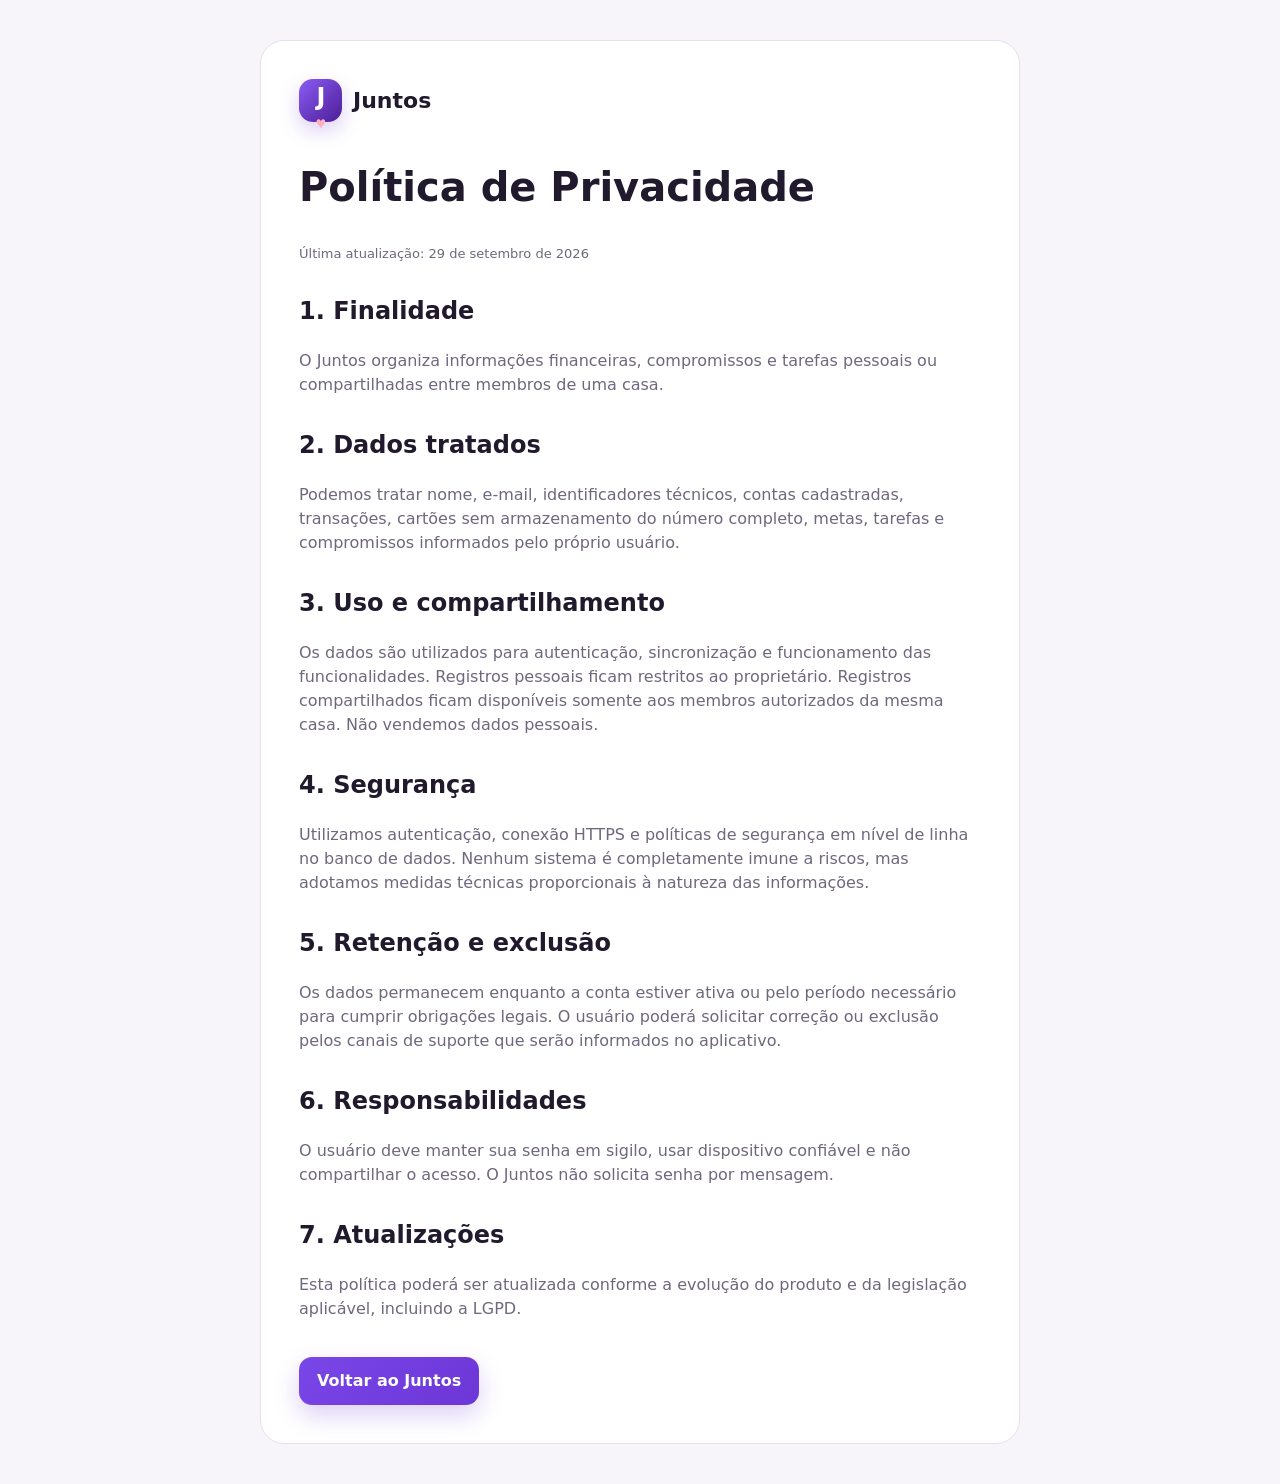
<file: privacidade.html>
<!doctype html><html lang="pt-BR"><head><meta charset="utf-8"><meta name="viewport" content="width=device-width,initial-scale=1"><meta name="referrer" content="strict-origin-when-cross-origin"><meta http-equiv="Content-Security-Policy" content="default-src 'self'; style-src 'self'; img-src 'self' data:; object-src 'none'; base-uri 'self'; frame-ancestors 'none'; upgrade-insecure-requests"><title>Política de Privacidade — Juntos</title><link rel="icon" href="./icon.svg"><link rel="stylesheet" href="./styles.css"></head><body class="legal-page"><main class="legal-card"><a class="brand" href="./"><span class="brand-mark">J<span>♥</span></span><span>Juntos</span></a><h1>Política de Privacidade</h1><p class="legal-date">Última atualização: 29 de setembro de 2026</p><h2>1. Finalidade</h2><p>O Juntos organiza informações financeiras, compromissos e tarefas pessoais ou compartilhadas entre membros de uma casa.</p><h2>2. Dados tratados</h2><p>Podemos tratar nome, e-mail, identificadores técnicos, contas cadastradas, transações, cartões sem armazenamento do número completo, metas, tarefas e compromissos informados pelo próprio usuário.</p><h2>3. Uso e compartilhamento</h2><p>Os dados são utilizados para autenticação, sincronização e funcionamento das funcionalidades. Registros pessoais ficam restritos ao proprietário. Registros compartilhados ficam disponíveis somente aos membros autorizados da mesma casa. Não vendemos dados pessoais.</p><h2>4. Segurança</h2><p>Utilizamos autenticação, conexão HTTPS e políticas de segurança em nível de linha no banco de dados. Nenhum sistema é completamente imune a riscos, mas adotamos medidas técnicas proporcionais à natureza das informações.</p><h2>5. Retenção e exclusão</h2><p>Os dados permanecem enquanto a conta estiver ativa ou pelo período necessário para cumprir obrigações legais. O usuário poderá solicitar correção ou exclusão pelos canais de suporte que serão informados no aplicativo.</p><h2>6. Responsabilidades</h2><p>O usuário deve manter sua senha em sigilo, usar dispositivo confiável e não compartilhar o acesso. O Juntos não solicita senha por mensagem.</p><h2>7. Atualizações</h2><p>Esta política poderá ser atualizada conforme a evolução do produto e da legislação aplicável, incluindo a LGPD.</p><a class="btn btn-primary" href="./">Voltar ao Juntos</a></main></body></html>
</file>
<file: styles.css>
:root{--purple:#6d36d7;--purple-dark:#4c1d95;--purple-soft:#eee7ff;--ink:#211a2d;--muted:#70677d;--line:#e7e0ee;--surface:#fff;--bg:#f7f5fa;--green:#16865b;--green-soft:#e5f7ef;--red:#d2475d;--red-soft:#fdecef;--coral:#f28b74;--shadow:0 24px 60px rgba(47,28,75,.14);--radius:20px;--safe-bottom:env(safe-area-inset-bottom,0px)}
[hidden]{display:none!important}
*{box-sizing:border-box}html{scroll-behavior:smooth}body{margin:0;background:var(--bg);color:var(--ink);font-family:Inter,ui-sans-serif,system-ui,-apple-system,BlinkMacSystemFont,"Segoe UI",sans-serif;line-height:1.5}button,input,select,textarea{font:inherit}button,a{tap-highlight-color:transparent}button{cursor:pointer}a{color:inherit}.public-shell{min-height:100vh;background:radial-gradient(circle at 86% 10%,#e6d9ff 0,transparent 31%),#fbfafc}.public-nav{height:82px;max-width:1180px;margin:auto;display:flex;align-items:center;justify-content:space-between;padding:0 28px}.brand{display:inline-flex;align-items:center;gap:11px;text-decoration:none;font-size:22px;font-weight:800}.brand-mark{width:43px;height:43px;display:grid;place-items:center;border-radius:14px;background:linear-gradient(135deg,#8b5cf6,var(--purple-dark));color:#fff;font-size:24px;font-weight:900;box-shadow:0 8px 20px rgba(109,54,215,.24);letter-spacing:-5px;padding-right:4px}.brand-mark span{font-size:12px;color:#ffb2bd;vertical-align:top}.public-links{display:flex;align-items:center;gap:28px}.public-links>a{text-decoration:none;color:var(--muted);font-weight:650}.btn{border:0;border-radius:13px;padding:12px 18px;font-weight:750;transition:.2s transform,.2s box-shadow,.2s background}.btn:hover{transform:translateY(-1px)}.btn:disabled{opacity:.6;cursor:not-allowed;transform:none}.btn-primary{background:linear-gradient(135deg,#7946e8,var(--purple));color:#fff;box-shadow:0 10px 24px rgba(109,54,215,.23)}.btn-secondary{background:#fff;color:var(--purple);border:1px solid #dacbf7}.btn-ghost{background:transparent;border:1px solid var(--line);color:var(--ink)}.btn-danger{background:var(--red-soft);color:var(--red)}.full{width:100%}.hero{min-height:680px;max-width:1180px;margin:auto;padding:64px 28px 96px;display:grid;grid-template-columns:1.1fr .9fr;gap:78px;align-items:center}.eyebrow{display:inline-block;color:var(--purple);font-size:13px;text-transform:uppercase;letter-spacing:.15em;font-weight:850}.hero h1{font-size:clamp(45px,6vw,76px);line-height:1.02;letter-spacing:-.055em;margin:20px 0 24px;max-width:720px}.hero h1 em{color:var(--purple);font-style:normal}.hero-copy>p{max-width:620px;font-size:19px;color:var(--muted)}.hero-actions{display:flex;gap:12px;margin:34px 0 24px}.trust-row{display:flex;flex-wrap:wrap;gap:18px;color:#655a70;font-size:13px}.hero-visual{display:grid;place-items:center;position:relative}.hero-visual:before{content:"";position:absolute;width:430px;height:430px;border-radius:50%;background:linear-gradient(135deg,#d8c5ff,#ffe2e6);filter:blur(1px)}.phone-frame{width:330px;min-height:596px;background:#fbfaff;border:8px solid #27212e;border-radius:42px;position:relative;z-index:1;padding:28px 20px;box-shadow:0 35px 80px rgba(61,31,103,.25);transform:rotate(2deg)}.phone-top{display:flex;justify-content:space-between;align-items:center;font-weight:850;font-size:18px}.avatar-mini{width:32px;height:32px;border-radius:50%;display:grid;place-items:center;background:var(--purple-soft);color:var(--purple)}.mock-greeting{font-size:13px;color:var(--muted);margin:25px 0 12px}.mock-balance{border-radius:23px;padding:22px;background:linear-gradient(135deg,#6f39d9,#4c1d95);color:#fff;display:flex;flex-direction:column}.mock-balance small{opacity:.8}.mock-balance strong{font-size:31px;margin:6px 0}.mock-balance span{font-size:11px;color:#d8ffef}.mock-grid{display:grid;grid-template-columns:1fr 1fr;gap:10px;margin:12px 0 23px}.mock-grid>div{background:#fff;border:1px solid var(--line);padding:13px;border-radius:15px;display:flex;flex-direction:column}.mock-grid small,.mock-item small{color:var(--muted)}.mock-title{display:flex;justify-content:space-between;font-size:12px;margin-bottom:10px}.mock-title span{color:var(--purple)}.mock-item{display:flex;align-items:center;gap:10px;background:#fff;border:1px solid var(--line);padding:13px 11px;border-radius:15px;margin-bottom:9px;font-size:11px}.mock-item>span{display:flex;flex:1;flex-direction:column}.dot{width:10px;height:10px;border-radius:50%}.dot.purple{background:var(--purple)}.dot.coral{background:var(--coral)}.section{padding:104px max(28px,calc((100vw - 1124px)/2))}.section-heading{text-align:center;max-width:680px;margin:0 auto 50px}.section-heading h2,.security-band h2{font-size:clamp(32px,4vw,50px);line-height:1.1;letter-spacing:-.035em;margin:16px 0}.feature-grid{display:grid;grid-template-columns:repeat(3,1fr);gap:18px}.feature-grid article{background:#fff;border:1px solid var(--line);border-radius:24px;padding:30px;box-shadow:0 12px 35px rgba(45,31,63,.06)}.feature-grid h3{font-size:21px}.feature-grid p{color:var(--muted)}.feature-icon{width:48px;height:48px;border-radius:15px;display:grid;place-items:center;background:var(--purple-soft);color:var(--purple);font-size:25px;font-weight:800}.security-band{background:linear-gradient(135deg,#4d208f,#722fca);color:#fff;display:grid;grid-template-columns:1.3fr .7fr;gap:70px;align-items:center}.security-band p{color:#e6daf8;max-width:650px}.security-band ul{list-style:none;margin:0;padding:0}.security-band li{padding:14px 0;border-bottom:1px solid rgba(255,255,255,.15)}.security-band li:before{content:"✓";margin-right:12px;color:#8ff0c1}.eyebrow.light{color:#e4d4ff}.public-footer{padding:28px max(28px,calc((100vw - 1124px)/2));display:flex;gap:28px;align-items:center;border-top:1px solid var(--line);font-size:14px;color:var(--muted)}.public-footer a{margin-left:auto}.link-button{border:0;background:none;color:var(--purple);font-weight:750;padding:3px}.align-right{align-self:flex-end}.modal[hidden]{display:none}.modal{position:fixed;inset:0;z-index:1000;display:grid;place-items:center;padding:20px}.modal-backdrop{position:absolute;inset:0;background:rgba(25,14,37,.62);backdrop-filter:blur(7px)}.auth-card,.form-card{position:relative;z-index:1;background:#fff;width:min(460px,100%);max-height:92vh;overflow:auto;border-radius:26px;padding:34px;box-shadow:var(--shadow)}.form-card{width:min(570px,100%)}.modal-close{position:absolute;right:18px;top:14px;border:0;background:transparent;font-size:28px;color:var(--muted)}.auth-brand{display:flex;align-items:center;gap:10px;margin-bottom:28px}.auth-card h2,.form-card h2{margin:0;font-size:28px;letter-spacing:-.03em}.auth-card>p{color:var(--muted);margin-top:8px}.auth-tabs{display:grid;grid-template-columns:1fr 1fr;background:#f2eef7;border-radius:12px;padding:4px;margin:24px 0}.auth-tabs button{border:0;background:transparent;padding:9px;border-radius:9px;font-weight:750;color:var(--muted)}.auth-tabs button.active{background:#fff;color:var(--purple);box-shadow:0 3px 10px rgba(44,28,63,.08)}.form-stack{display:flex;flex-direction:column;gap:15px}.form-stack label,.form-grid label{display:flex;flex-direction:column;gap:6px;font-size:13px;font-weight:700;color:#51475c}.form-stack input,.form-stack select,.form-stack textarea,.form-grid input,.form-grid select,.form-grid textarea{width:100%;padding:13px;border:1px solid #dcd4e4;border-radius:11px;background:#fff;color:var(--ink);outline:none}.form-stack input:focus,.form-grid input:focus,.form-grid select:focus,.form-grid textarea:focus{border-color:var(--purple);box-shadow:0 0 0 3px var(--purple-soft)}.check{flex-direction:row!important;align-items:flex-start}.check input{width:auto}.form-message{min-height:22px;color:var(--red)!important;font-size:13px}.form-message.success{color:var(--green)!important}.toast{position:fixed;top:22px;left:50%;transform:translate(-50%,-120px);z-index:2000;background:#251c31;color:#fff;border-radius:12px;padding:12px 18px;box-shadow:var(--shadow);transition:.25s transform}.toast.show{transform:translate(-50%,0)}.toast.error{background:#9f263b}.app-shell{min-height:100vh;background:var(--bg)}.sidebar{position:fixed;inset:0 auto 0 0;width:250px;background:#fff;border-right:1px solid var(--line);padding:25px 18px;display:flex;flex-direction:column;z-index:100}.brand-app{padding:0 10px 27px}.app-nav{display:flex;flex-direction:column;gap:5px}.app-nav button{border:0;background:transparent;text-align:left;padding:12px 14px;border-radius:11px;color:#62586d;font-weight:700;display:flex;gap:12px}.app-nav button.active,.app-nav button:hover{background:var(--purple-soft);color:var(--purple)}.app-nav button span{font-size:18px;width:20px;text-align:center}.sidebar-security{margin-top:auto;background:#f5f1fb;border-radius:14px;padding:13px;display:flex;gap:9px}.sidebar-security>span{color:var(--green)}.sidebar-security div{display:flex;flex-direction:column}.sidebar-security b{font-size:12px}.sidebar-security small{font-size:10px;color:var(--muted)}.logout-button{margin-top:12px;border:0;background:transparent;padding:10px;color:var(--muted);font-weight:650;text-align:left}.app-main{margin-left:250px;min-height:100vh}.app-header{height:91px;background:rgba(255,255,255,.9);backdrop-filter:blur(15px);border-bottom:1px solid var(--line);display:flex;align-items:center;padding:0 30px;position:sticky;top:0;z-index:80}.app-header h1{font-size:23px;margin:1px 0}.app-header small{color:var(--muted)}.header-actions{margin-left:auto;display:flex;gap:13px;align-items:center}.scope-switch{display:flex;background:#eee9f5;padding:4px;border-radius:12px}.scope-switch button{border:0;background:transparent;padding:8px 12px;border-radius:9px;color:var(--muted);font-size:12px;font-weight:750}.scope-switch button.active{background:#fff;color:var(--purple);box-shadow:0 3px 10px rgba(40,22,65,.08)}.user-chip{border:0;background:#fff;border:1px solid var(--line);border-radius:13px;padding:6px 10px 6px 6px;display:flex;align-items:center;gap:7px}.user-chip span{width:31px;height:31px;border-radius:10px;background:var(--purple-soft);color:var(--purple);display:grid;place-items:center;font-weight:850}.app-content{padding:28px;max-width:1450px;margin:auto}.loading-state,.empty-state{min-height:300px;display:grid;place-items:center;text-align:center;color:var(--muted)}.spinner{width:35px;height:35px;border:3px solid #e6dcf6;border-top-color:var(--purple);border-radius:50%;animation:spin .8s linear infinite;margin:auto}@keyframes spin{to{transform:rotate(360deg)}}.dashboard-grid{display:grid;grid-template-columns:repeat(12,1fr);gap:17px}.card{background:#fff;border:1px solid var(--line);border-radius:var(--radius);padding:21px;box-shadow:0 8px 28px rgba(49,32,70,.045)}.balance-card{grid-column:span 5;background:linear-gradient(135deg,#7541de,#4c1d95);color:#fff;border:0;min-height:190px}.balance-card small{color:#ded0f7}.balance-card h2{font-size:36px;margin:10px 0 2px;letter-spacing:-.04em}.balance-card .balance-footer{display:flex;gap:25px;margin-top:31px}.balance-footer div{display:flex;flex-direction:column}.summary-card{grid-column:span 7}.section-card{grid-column:span 6}.wide-card{grid-column:1/-1}.card-head{display:flex;justify-content:space-between;align-items:center;margin-bottom:18px}.card-head h2,.card-head h3{margin:0;font-size:17px}.card-head button{border:0;background:transparent;color:var(--purple);font-weight:750}.summary-numbers{display:grid;grid-template-columns:1fr 1fr;gap:12px}.stat{border-radius:15px;padding:17px;background:#f8f6fa}.stat span{font-size:12px;color:var(--muted)}.stat strong{display:block;font-size:22px;margin-top:5px}.stat.income strong{color:var(--green)}.stat.expense strong{color:var(--red)}.progress-bar{height:9px;border-radius:10px;background:#eee9f3;overflow:hidden}.progress-bar i{display:block;height:100%;border-radius:10px;background:linear-gradient(90deg,#8b5cf6,var(--purple));max-width:100%}.list{display:flex;flex-direction:column}.list-row{display:flex;align-items:center;gap:12px;padding:13px 0;border-bottom:1px solid #f0ebf4}.list-row:last-child{border:0}.list-icon{width:41px;height:41px;border-radius:13px;background:var(--purple-soft);color:var(--purple);display:grid;place-items:center;font-weight:850}.list-main{flex:1;min-width:0}.list-main b,.list-main small{display:block;white-space:nowrap;overflow:hidden;text-overflow:ellipsis}.list-main small{color:var(--muted);font-size:12px}.amount{font-weight:800}.amount.income{color:var(--green)}.amount.expense{color:var(--red)}.page-heading{display:flex;align-items:flex-end;justify-content:space-between;margin-bottom:20px}.page-heading h2{font-size:28px;margin:0}.page-heading p{color:var(--muted);margin:4px 0 0}.toolbar{display:flex;gap:9px;align-items:center;flex-wrap:wrap}.toolbar input,.toolbar select{padding:10px 12px;border:1px solid var(--line);background:#fff;border-radius:10px}.data-grid{display:grid;grid-template-columns:repeat(3,1fr);gap:15px}.account-card,.goal-card{background:#fff;border:1px solid var(--line);border-radius:18px;padding:20px}.account-card h3,.goal-card h3{margin:0 0 4px}.account-card p{color:var(--muted);font-size:13px}.account-card strong{font-size:26px}.badge{display:inline-flex;padding:4px 8px;border-radius:20px;font-size:10px;font-weight:800;background:var(--purple-soft);color:var(--purple)}.badge.high{background:var(--red-soft);color:var(--red)}.badge.medium{background:#fff4d7;color:#916400}.badge.low{background:var(--green-soft);color:var(--green)}.table-wrap{overflow:auto;background:#fff;border:1px solid var(--line);border-radius:18px}.data-table{width:100%;border-collapse:collapse;min-width:720px}.data-table th,.data-table td{text-align:left;padding:14px 16px;border-bottom:1px solid var(--line);font-size:13px}.data-table th{background:#faf8fc;color:var(--muted);font-size:11px;text-transform:uppercase;letter-spacing:.06em}.icon-button{width:40px;height:40px;border:1px solid var(--line);background:#fff;border-radius:11px}.task-check{width:22px;height:22px;border-radius:7px;border:2px solid #cfc4db;background:#fff}.task-check.done{background:var(--purple);border-color:var(--purple);color:#fff}.calendar-grid{display:grid;grid-template-columns:repeat(7,1fr);gap:5px}.calendar-day{min-height:92px;background:#fff;border:1px solid var(--line);border-radius:12px;padding:8px}.calendar-day.muted{opacity:.42}.calendar-day.today{border-color:var(--purple);box-shadow:0 0 0 2px var(--purple-soft)}.calendar-day>span{font-size:12px;font-weight:800}.event-pill{display:block;margin-top:5px;padding:3px 5px;border-radius:5px;background:var(--purple-soft);color:var(--purple);font-size:9px;overflow:hidden;white-space:nowrap;text-overflow:ellipsis}.onboarding{max-width:620px;margin:50px auto;background:#fff;border:1px solid var(--line);border-radius:26px;padding:36px;text-align:center}.onboarding .brand-mark{margin:auto}.onboarding h2{font-size:30px}.onboarding p{color:var(--muted)}.onboarding-actions{display:grid;grid-template-columns:1fr 1fr;gap:14px;margin-top:25px}.choice-card{border:1px solid var(--line);background:#fff;border-radius:17px;padding:20px;text-align:left}.choice-card:hover{border-color:var(--purple)}.choice-card b,.choice-card small{display:block}.choice-card small{color:var(--muted);margin-top:6px}.form-grid{display:grid;grid-template-columns:1fr 1fr;gap:15px;margin-top:20px}.form-grid .full-row{grid-column:1/-1}.form-actions{grid-column:1/-1;display:flex;justify-content:flex-end;gap:10px;margin-top:8px}.subtabs{display:flex;gap:7px;margin-bottom:18px;overflow:auto}.subtabs button{white-space:nowrap;border:1px solid var(--line);background:#fff;border-radius:10px;padding:9px 13px;font-weight:700;color:var(--muted)}.subtabs button.active{background:var(--purple);border-color:var(--purple);color:#fff}.profile-layout{display:grid;grid-template-columns:1fr 1fr;gap:18px}.profile-avatar{width:76px;height:76px;border-radius:23px;background:var(--purple-soft);display:grid;place-items:center;color:var(--purple);font-size:30px;font-weight:900}.invite-box{background:#f6f2fb;border-radius:14px;padding:15px;word-break:break-all;font-size:12px}.bottom-nav{display:none}.mobile-only{display:none}.legal-page{padding:40px 20px}.legal-card{max-width:760px;margin:auto;background:#fff;border:1px solid var(--line);border-radius:24px;padding:38px}.legal-card h1{font-size:40px;margin-top:35px}.legal-card h2{margin-top:30px}.legal-card p{color:var(--muted)}.legal-date{font-size:13px}.legal-card .btn{display:inline-block;text-decoration:none;margin-top:20px}
@media(max-width:960px){.hero{grid-template-columns:1fr;gap:60px}.hero-copy{text-align:center}.hero-copy>p{margin-left:auto;margin-right:auto}.hero-actions,.trust-row{justify-content:center}.feature-grid{grid-template-columns:1fr}.security-band{grid-template-columns:1fr}.sidebar{transform:translateX(-100%);transition:.25s transform}.sidebar.open{transform:translateX(0);box-shadow:var(--shadow)}.app-main{margin-left:0}.mobile-only{display:grid}.app-header{padding:0 16px}.app-header>div:nth-child(2){margin-left:12px}.user-chip b{display:none}.app-content{padding:18px}.dashboard-grid{grid-template-columns:1fr}.balance-card,.summary-card,.section-card,.wide-card{grid-column:1}.data-grid{grid-template-columns:1fr 1fr}.bottom-nav{position:fixed;display:grid;grid-template-columns:repeat(5,1fr);bottom:0;left:0;right:0;background:#fff;border-top:1px solid var(--line);z-index:90;padding:6px 4px calc(6px + var(--safe-bottom))}.bottom-nav button{border:0;background:transparent;color:var(--muted);font-size:10px;display:flex;flex-direction:column;align-items:center;gap:2px}.bottom-nav button span{font-size:19px}.bottom-nav button.active{color:var(--purple)}.app-content{padding-bottom:90px}}
@media(max-width:650px){.public-nav{height:70px;padding:0 18px}.public-links>a{display:none}.public-links{gap:8px}.hero{padding:45px 18px 72px}.hero h1{font-size:46px}.hero-copy>p{font-size:16px}.hero-actions{flex-direction:column}.phone-frame{width:300px;min-height:550px}.hero-visual:before{width:330px;height:330px}.section{padding:72px 18px}.security-band{gap:30px}.public-footer{align-items:flex-start;flex-wrap:wrap;padding:25px 18px}.public-footer a{margin-left:0}.app-header{height:77px}.app-header small,.scope-switch{display:none}.app-header h1{font-size:19px}.header-actions{gap:7px}.header-actions>.btn{font-size:0;width:41px;height:41px;padding:0}.header-actions>.btn::first-letter{font-size:20px}.data-grid,.profile-layout{grid-template-columns:1fr}.page-heading{align-items:flex-start;gap:14px;flex-direction:column}.form-grid{grid-template-columns:1fr}.form-grid .full-row,.form-actions{grid-column:1}.calendar-day{min-height:64px;padding:5px}.event-pill{font-size:0;width:6px;height:6px;padding:0;border-radius:50%}.onboarding{padding:25px;margin:20px auto}.onboarding-actions{grid-template-columns:1fr}.auth-card,.form-card{padding:28px 20px}.public-links .btn{padding:9px 13px}.legal-card{padding:25px}.legal-card h1{font-size:32px}}
.progress-bar{appearance:none;width:100%;height:9px;border:0;border-radius:10px;background:#eee9f3;overflow:hidden}.progress-bar::-webkit-progress-bar{background:#eee9f3}.progress-bar::-webkit-progress-value{background:linear-gradient(90deg,#8b5cf6,var(--purple));border-radius:10px}.progress-bar::-moz-progress-bar{background:linear-gradient(90deg,#8b5cf6,var(--purple));border-radius:10px}
</file>
